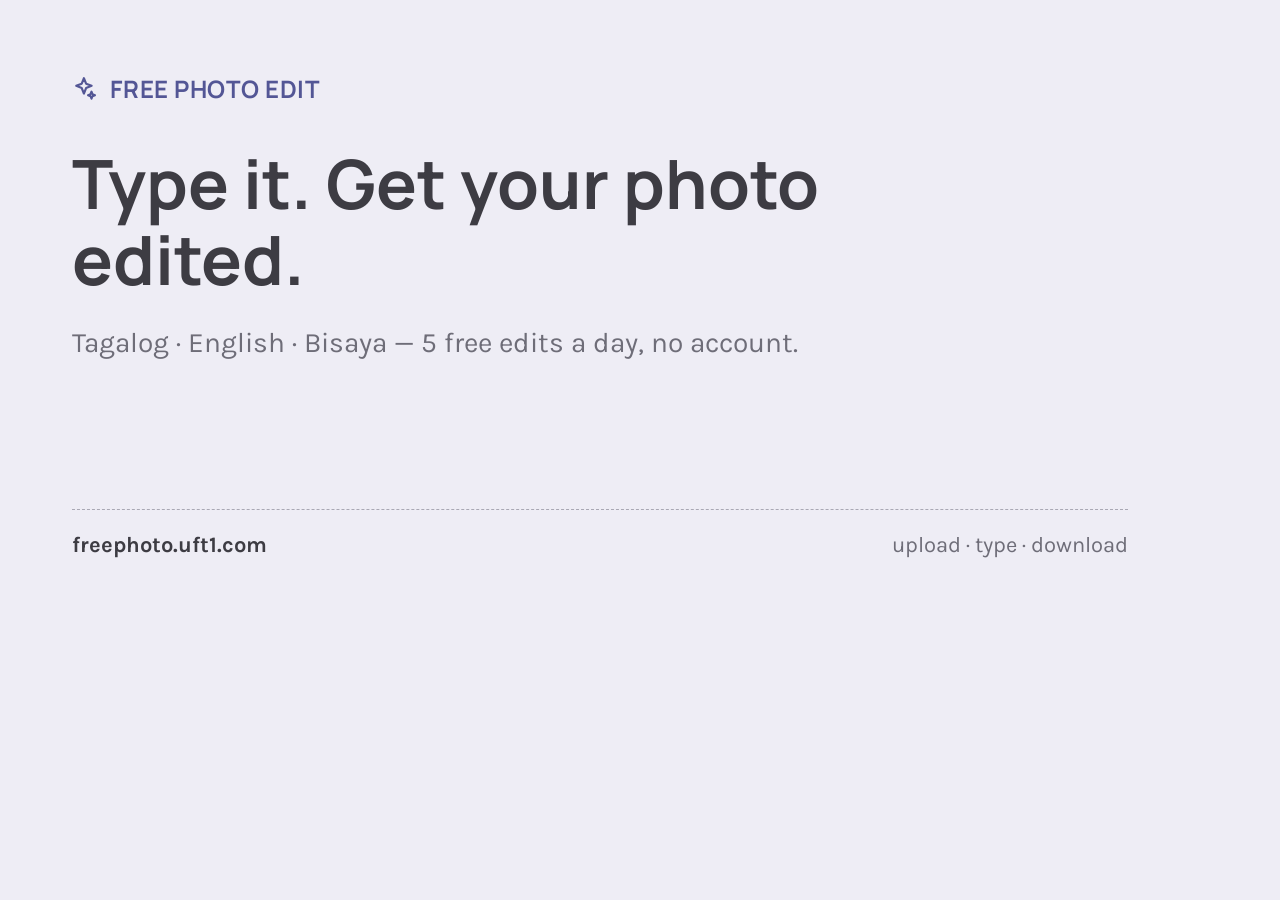
<file: scripts/og-card.html>
<!DOCTYPE html>
<!-- Rendered to web/og-card.png at 1200x630. Not a deployed page. -->
<html lang="en">
<head>
<meta charset="utf-8">
<link rel="preconnect" href="https://fonts.googleapis.com">
<link rel="preconnect" href="https://fonts.gstatic.com" crossorigin>
<link rel="stylesheet" href="https://fonts.googleapis.com/css2?family=Manrope:wght@400;500;700&family=Karla:wght@400;500;700&display=swap">
<style>
  @page { size: 1200px 630px; margin: 0 }
  * { box-sizing: border-box }
  html, body { margin: 0; width: 1200px; height: 630px; overflow: hidden }
  body {
    background: #eeedf5; color: #3d3c43;
    font-family: "Karla", system-ui, sans-serif;
    display: flex; flex-direction: column; padding: 72px;
  }
  .brand { display: flex; align-items: center; gap: 12px; color: #535695;
           font-family: "Manrope", system-ui, sans-serif; font-weight: 700;
           font-size: 24px; letter-spacing: .02em; text-transform: uppercase }
  h1 { font-family: "Manrope", system-ui, sans-serif; font-weight: 700;
       font-size: 68px; line-height: 1.12; margin: 40px 0 0; max-width: 900px }
  p { font-size: 28px; line-height: 1.4; color: #6e6d78; margin: 26px 0 0; max-width: 860px }
  .foot { margin-top: auto; border-top: 1px dashed #a9a8b4; padding-top: 22px;
          display: flex; justify-content: space-between; align-items: baseline; font-size: 22px }
  .foot b { color: #3d3c43 }
  .foot span { color: #6e6d78 }
</style>
</head>
<body>
  <div class="brand">
    <svg width="26" height="26" viewBox="0 0 24 24" fill="none" stroke="#535695" stroke-width="2" stroke-linecap="round" stroke-linejoin="round" aria-hidden="true">
      <path d="M11 2l2 5.1 5.1 2-5.1 2-2 5.1-2-5.1-5.1-2 5.1-2z"/>
      <path d="M18 14.5l.9 2.3 2.3.9-2.3.9-.9 2.3-.9-2.3-2.3-.9 2.3-.9z"/>
    </svg>
    Free Photo Edit
  </div>
  <h1>Type it. Get your photo edited.</h1>
  <p>Tagalog · English · Bisaya — 5 free edits a day, no account.</p>
  <div class="foot">
    <b>freephoto.uft1.com</b>
    <span>upload · type · download</span>
  </div>
</body>
</html>
</file>
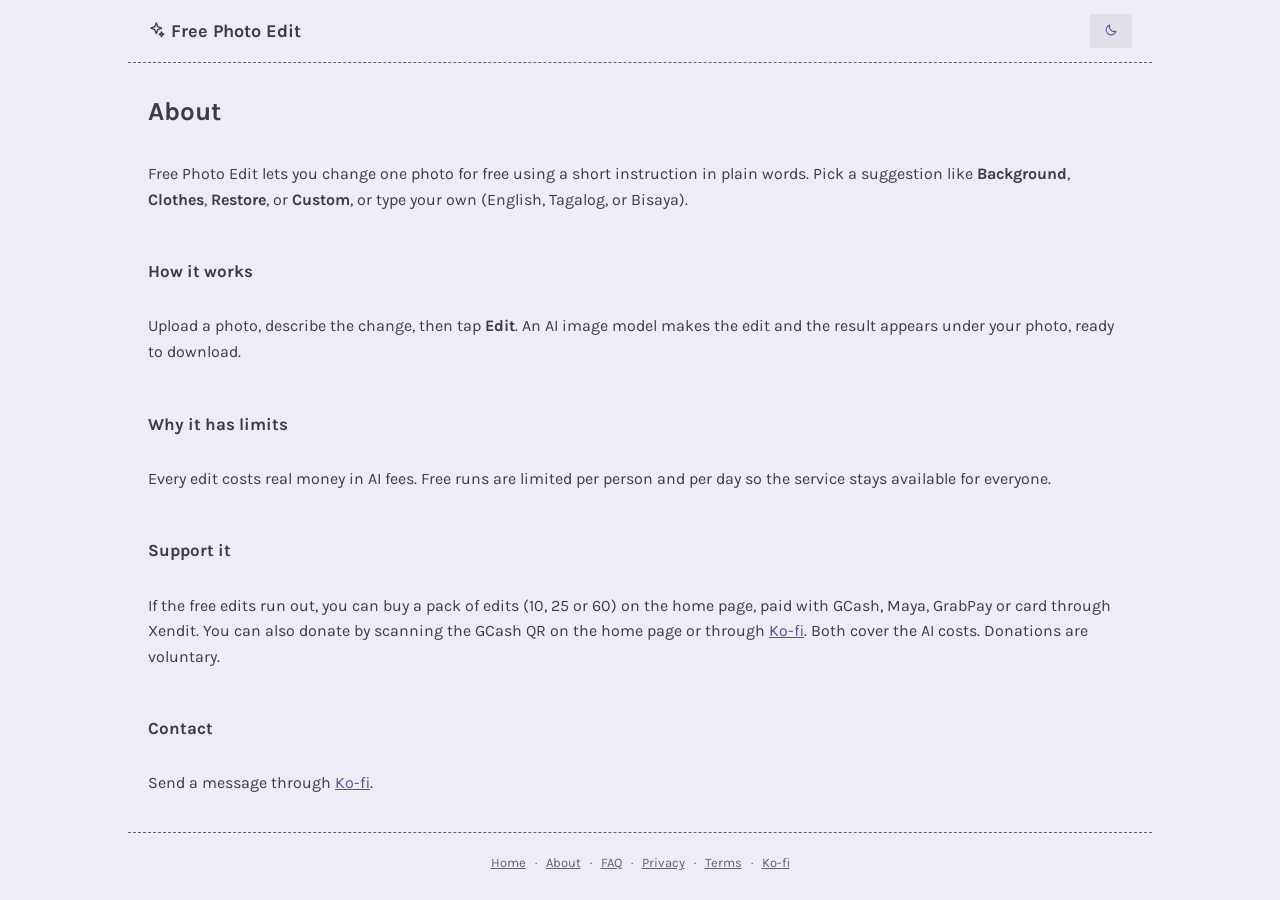
<file: web/about.html>
<!DOCTYPE html>
<html lang="en">
<head>
<meta charset="utf-8">
<meta name="viewport" content="width=device-width, initial-scale=1">
<link rel="icon" href="data:image/svg+xml,%3Csvg xmlns='http://www.w3.org/2000/svg' viewBox='0 0 24 24'%3E%3Cpath fill='%23535695' d='M11 2l2 5.1 5.1 2-5.1 2-2 5.1-2-5.1-5.1-2 5.1-2z'/%3E%3Cpath fill='%23535695' d='M18 14.5l.9 2.3 2.3.9-2.3.9-.9 2.3-.9-2.3-2.3-.9 2.3-.9z'/%3E%3C/svg%3E">
<meta name="api-base" content="">
<title>About — Free Photo Edit</title>
  <meta name="description" content="Free Photo Edit edits any photo from a short instruction in English, Tagalog or Bisaya. 5 free edits a day, no sign up. See how it works.">
  <link rel="canonical" href="https://freephoto.uft1.com/about.html">
<link rel="preconnect" href="https://fonts.googleapis.com">
<link rel="preconnect" href="https://fonts.gstatic.com" crossorigin>
<link rel="stylesheet" href="https://fonts.googleapis.com/css2?family=Manrope:wght@400;500;700&family=Karla:wght@400;500&display=swap">
<link rel="stylesheet" href="site.css?v=8">
<script>try { document.documentElement.dataset.theme = localStorage.getItem("fpe-theme") === "dark" ? "dark" : "light"; } catch (e) { document.documentElement.dataset.theme = "light"; }</script>
</head>
<body>
<header class="site-head">
  <a class="brand" href="index.html"><svg class="ico" aria-hidden="true"><use href="icons.svg#i-sparkles"></use></svg> Free Photo Edit</a>
  <button id="themeBtn" class="dl" type="button" aria-label="Switch to dark theme" title="Switch to dark theme"><svg class="ico" aria-hidden="true"><use href="icons.svg#i-moon"></use></svg></button>
</header>
<main class="page">
  <h1>About</h1>
  <p>Free Photo Edit lets you change one photo for free using a short instruction in plain words. Pick a suggestion like <b>Background</b>, <b>Clothes</b>, <b>Restore</b>, or <b>Custom</b>, or type your own (English, Tagalog, or Bisaya).</p>
  <h2>How it works</h2>
  <p>Upload a photo, describe the change, then tap <b>Edit</b>. An AI image model makes the edit and the result appears under your photo, ready to download.</p>
  <h2>Why it has limits</h2>
  <p>Every edit costs real money in AI fees. Free runs are limited per person and per day so the service stays available for everyone.</p>
  <h2>Support it</h2>
  <p>If the free edits run out, you can buy a pack of edits (10, 25 or 60) on the home page, paid with GCash, Maya, GrabPay or card through Xendit. You can also donate by scanning the GCash QR on the home page or through <a href="https://ko-fi.com/twe222" target="_blank" rel="noopener">Ko-fi</a>. Both cover the AI costs. Donations are voluntary.</p>
  <h2>Contact</h2>
  <p>Send a message through <a href="https://ko-fi.com/twe222" target="_blank" rel="noopener">Ko-fi</a>.</p>
</main>
<footer class="site-foot">
  <a href="index.html">Home</a> · <a href="about.html">About</a> · <a href="faq.html">FAQ</a> · <a href="privacy.html">Privacy</a> · <a href="terms.html">Terms</a> · <a href="https://ko-fi.com/twe222" target="_blank" rel="noopener">Ko-fi</a>
</footer>
<script src="site.js?v=6" defer></script>
</body>
</html>
</file>
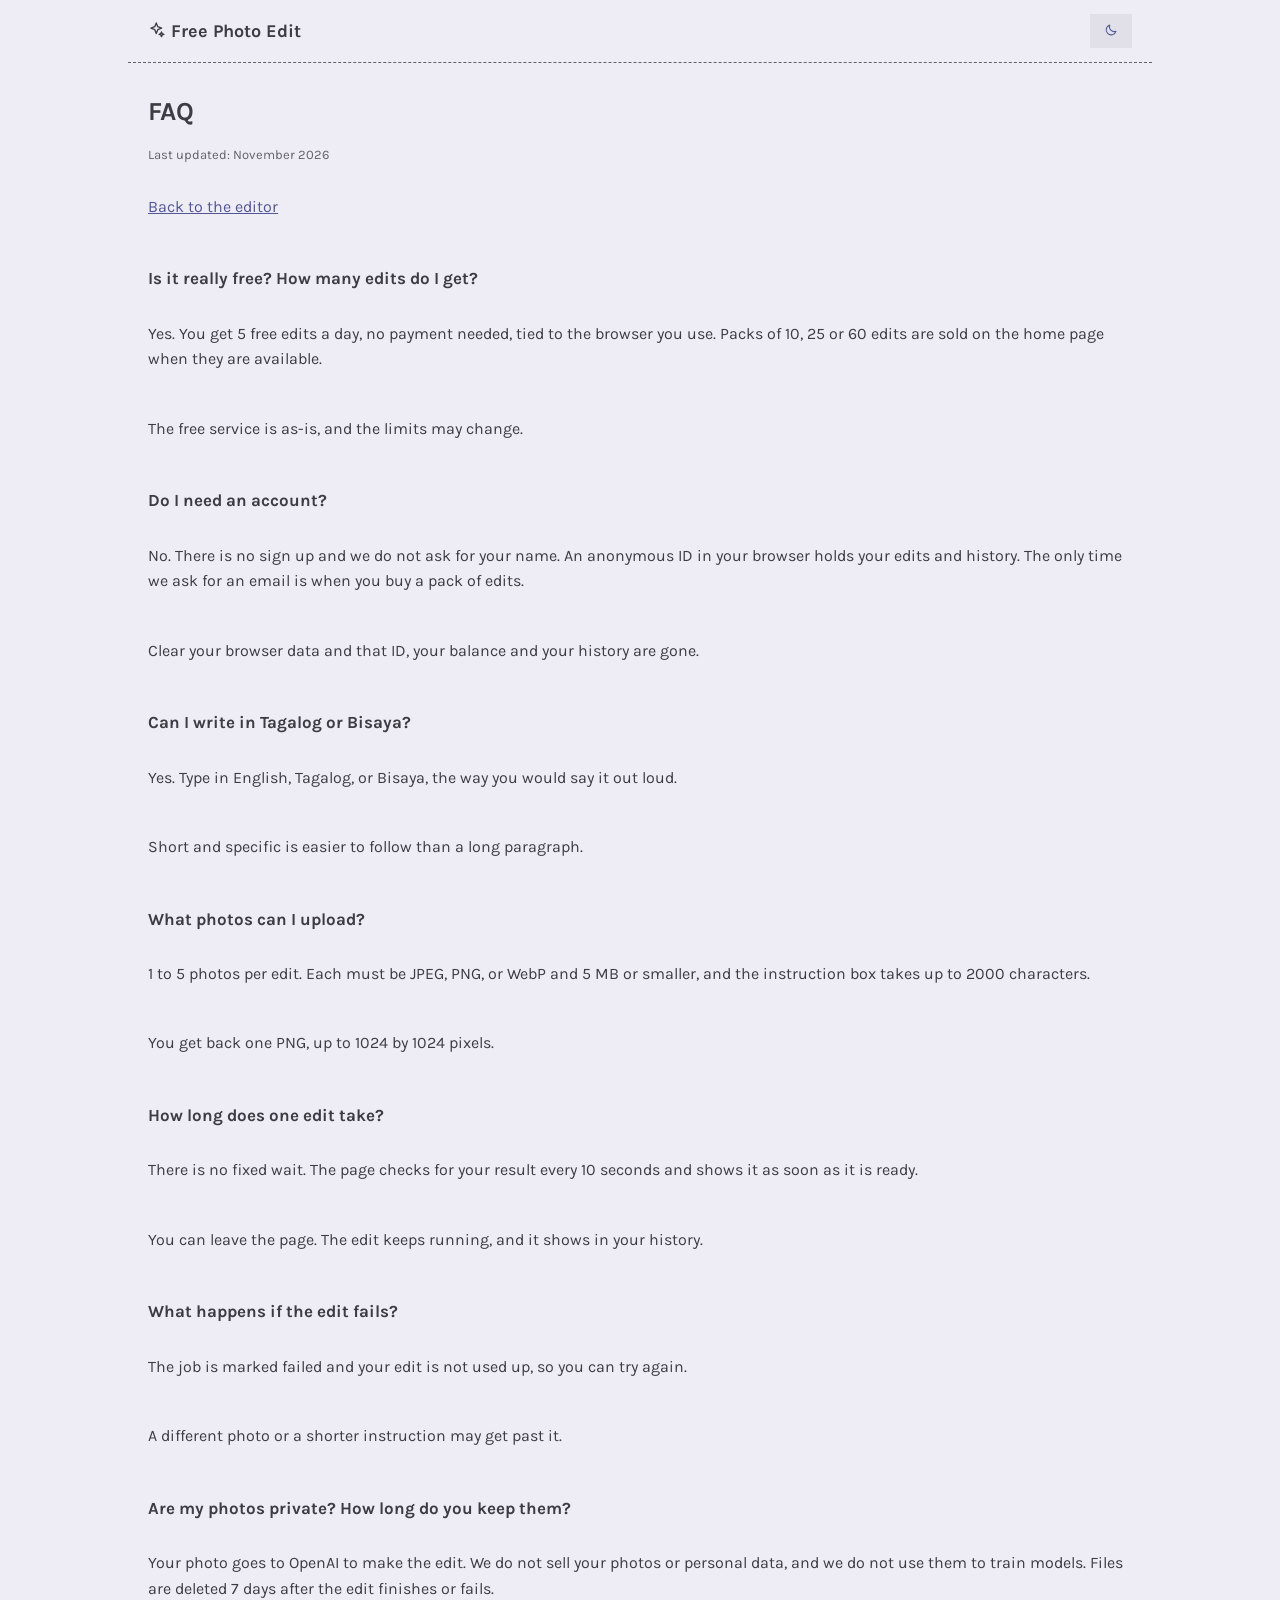
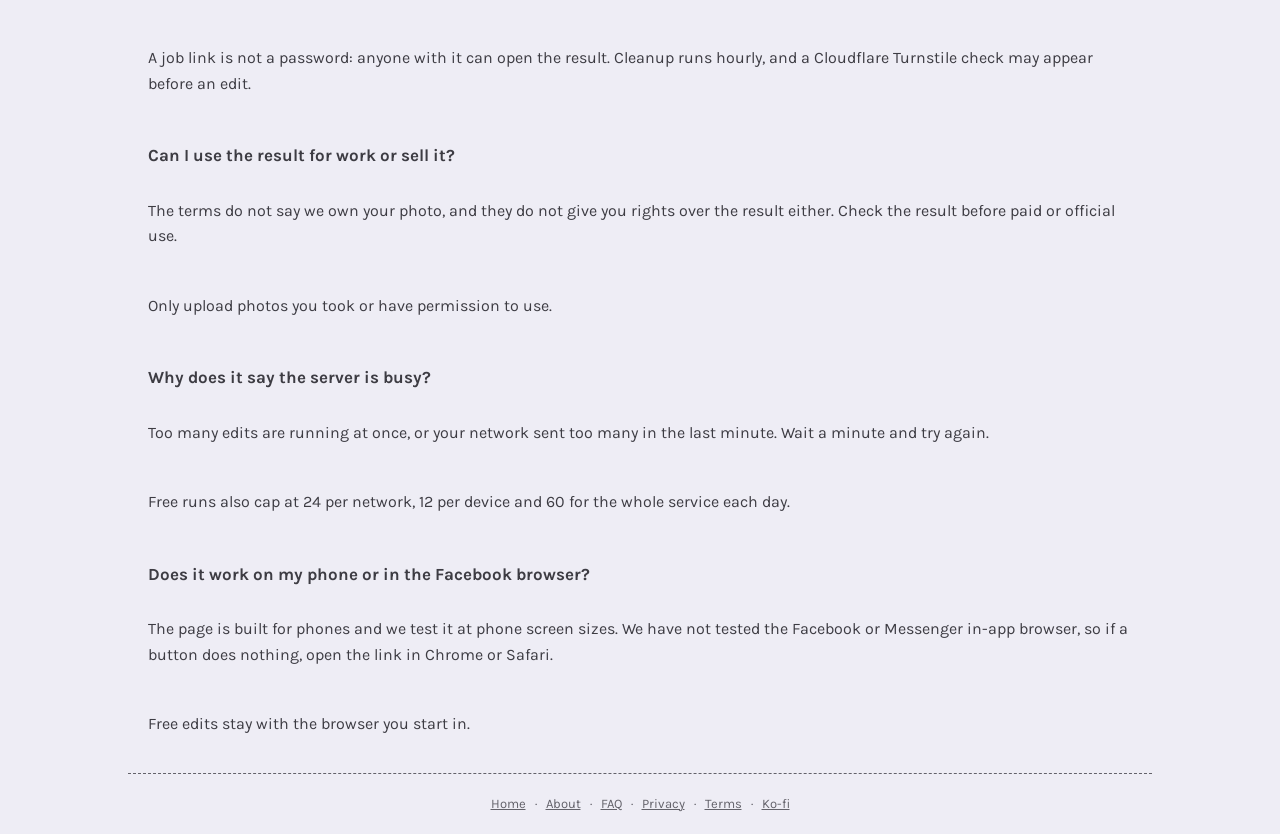
<file: web/faq.html>
<!DOCTYPE html>
<html lang="en">
<head>
<meta charset="utf-8">
<meta name="viewport" content="width=device-width, initial-scale=1">
<link rel="icon" href="data:image/svg+xml,%3Csvg xmlns='http://www.w3.org/2000/svg' viewBox='0 0 24 24'%3E%3Cpath fill='%23535695' d='M11 2l2 5.1 5.1 2-5.1 2-2 5.1-2-5.1-5.1-2 5.1-2z'/%3E%3Cpath fill='%23535695' d='M18 14.5l.9 2.3 2.3.9-2.3.9-.9 2.3-.9-2.3-2.3-.9 2.3-.9z'/%3E%3C/svg%3E">
<meta name="api-base" content="">
<title>FAQ — Free Photo Edit</title>
  <link rel="canonical" href="https://freephoto.uft1.com/faq.html">
<meta name="description" content="Answers about free edits, languages, photo limits, privacy and what happens when an edit fails.">
<link rel="preconnect" href="https://fonts.googleapis.com">
<link rel="preconnect" href="https://fonts.gstatic.com" crossorigin>
<link rel="stylesheet" href="https://fonts.googleapis.com/css2?family=Manrope:wght@400;500;700&family=Karla:wght@400;500&display=swap">
<link rel="stylesheet" href="site.css?v=8">
<script>try { document.documentElement.dataset.theme = localStorage.getItem("fpe-theme") === "dark" ? "dark" : "light"; } catch (e) { document.documentElement.dataset.theme = "light"; }</script>
<script type="application/ld+json">
{
  "@context": "https://schema.org",
  "@type": "FAQPage",
  "mainEntity": [
    {
      "@type": "Question",
      "name": "Is it really free? How many edits do I get?",
      "acceptedAnswer": {
        "@type": "Answer",
        "text": "Yes. You get 5 free edits a day, no payment needed, tied to the browser you use. Packs of 10, 25 or 60 edits are sold on the home page when they are available. The free service is as-is, and the limits may change."
      }
    },
    {
      "@type": "Question",
      "name": "Do I need an account?",
      "acceptedAnswer": {
        "@type": "Answer",
        "text": "No. There is no sign up and we do not ask for your name. An anonymous ID in your browser holds your edits and history. The only time we ask for an email is when you buy a pack of edits. Clear your browser data and that ID, your balance and your history are gone."
      }
    },
    {
      "@type": "Question",
      "name": "Can I write in Tagalog or Bisaya?",
      "acceptedAnswer": {
        "@type": "Answer",
        "text": "Yes. Type in English, Tagalog, or Bisaya, the way you would say it out loud. Short and specific is easier to follow than a long paragraph."
      }
    },
    {
      "@type": "Question",
      "name": "What photos can I upload?",
      "acceptedAnswer": {
        "@type": "Answer",
        "text": "1 to 5 photos per edit. Each must be JPEG, PNG, or WebP and 5 MB or smaller, and the instruction box takes up to 2000 characters. You get back one PNG, up to 1024 by 1024 pixels."
      }
    },
    {
      "@type": "Question",
      "name": "How long does one edit take?",
      "acceptedAnswer": {
        "@type": "Answer",
        "text": "There is no fixed wait. The page checks for your result every 10 seconds and shows it as soon as it is ready. You can leave the page. The edit keeps running, and it shows in your history."
      }
    },
    {
      "@type": "Question",
      "name": "What happens if the edit fails?",
      "acceptedAnswer": {
        "@type": "Answer",
        "text": "The job is marked failed and your edit is not used up, so you can try again. A different photo or a shorter instruction may get past it."
      }
    },
    {
      "@type": "Question",
      "name": "Are my photos private? How long do you keep them?",
      "acceptedAnswer": {
        "@type": "Answer",
        "text": "Your photo goes to OpenAI to make the edit. We do not sell your photos or personal data, and we do not use them to train models. Files are deleted 7 days after the edit finishes or fails. A job link is not a password: anyone with it can open the result. Cleanup runs hourly, and a Cloudflare Turnstile check may appear before an edit."
      }
    },
    {
      "@type": "Question",
      "name": "Can I use the result for work or sell it?",
      "acceptedAnswer": {
        "@type": "Answer",
        "text": "The terms do not say we own your photo, and they do not give you rights over the result either. Check the result before paid or official use. Only upload photos you took or have permission to use."
      }
    },
    {
      "@type": "Question",
      "name": "Why does it say the server is busy?",
      "acceptedAnswer": {
        "@type": "Answer",
        "text": "Too many edits are running at once, or your network sent too many in the last minute. Wait a minute and try again. Free runs also cap at 24 per network, 12 per device and 60 for the whole service each day."
      }
    },
    {
      "@type": "Question",
      "name": "Does it work on my phone or in the Facebook browser?",
      "acceptedAnswer": {
        "@type": "Answer",
        "text": "The page is built for phones and we test it at phone screen sizes. We have not tested the Facebook or Messenger in-app browser, so if a button does nothing, open the link in Chrome or Safari. Free edits stay with the browser you start in."
      }
    }
  ]
}
</script>
</head>
<body>
<header class="site-head">
  <a class="brand" href="index.html"><svg class="ico" aria-hidden="true"><use href="icons.svg#i-sparkles"></use></svg> Free Photo Edit</a>
  <button id="themeBtn" class="dl" type="button" aria-label="Switch to dark theme" title="Switch to dark theme"><svg class="ico" aria-hidden="true"><use href="icons.svg#i-moon"></use></svg></button>
</header>
<main class="page">
  <h1>FAQ</h1>
  <p class="updated">Last updated: November 2026</p>
  <p><a href="index.html">Back to the editor</a></p>

  <h2>Is it really free? How many edits do I get?</h2>
  <p>Yes. You get 5 free edits a day, no payment needed, tied to the browser you use. Packs of 10, 25 or 60 edits are sold on the home page when they are available.</p>
  <p>The free service is as-is, and the limits may change.</p>

  <h2>Do I need an account?</h2>
  <p>No. There is no sign up and we do not ask for your name. An anonymous ID in your browser holds your edits and history. The only time we ask for an email is when you buy a pack of edits.</p>
  <p>Clear your browser data and that ID, your balance and your history are gone.</p>

  <h2>Can I write in Tagalog or Bisaya?</h2>
  <p>Yes. Type in English, Tagalog, or Bisaya, the way you would say it out loud.</p>
  <p>Short and specific is easier to follow than a long paragraph.</p>

  <h2>What photos can I upload?</h2>
  <p>1 to 5 photos per edit. Each must be JPEG, PNG, or WebP and 5 MB or smaller, and the instruction box takes up to 2000 characters.</p>
  <p>You get back one PNG, up to 1024 by 1024 pixels.</p>

  <h2>How long does one edit take?</h2>
  <p>There is no fixed wait. The page checks for your result every 10 seconds and shows it as soon as it is ready.</p>
  <p>You can leave the page. The edit keeps running, and it shows in your history.</p>

  <h2>What happens if the edit fails?</h2>
  <p>The job is marked failed and your edit is not used up, so you can try again.</p>
  <p>A different photo or a shorter instruction may get past it.</p>

  <h2>Are my photos private? How long do you keep them?</h2>
  <p>Your photo goes to OpenAI to make the edit. We do not sell your photos or personal data, and we do not use them to train models. Files are deleted 7 days after the edit finishes or fails.</p>
  <p>A job link is not a password: anyone with it can open the result. Cleanup runs hourly, and a Cloudflare Turnstile check may appear before an edit.</p>

  <h2>Can I use the result for work or sell it?</h2>
  <p>The terms do not say we own your photo, and they do not give you rights over the result either. Check the result before paid or official use.</p>
  <p>Only upload photos you took or have permission to use.</p>

  <h2>Why does it say the server is busy?</h2>
  <p>Too many edits are running at once, or your network sent too many in the last minute. Wait a minute and try again.</p>
  <p>Free runs also cap at 24 per network, 12 per device and 60 for the whole service each day.</p>

  <h2>Does it work on my phone or in the Facebook browser?</h2>
  <p>The page is built for phones and we test it at phone screen sizes. We have not tested the Facebook or Messenger in-app browser, so if a button does nothing, open the link in Chrome or Safari.</p>
  <p>Free edits stay with the browser you start in.</p>
</main>
<footer class="site-foot">
  <a href="index.html">Home</a> · <a href="about.html">About</a> · <a href="faq.html">FAQ</a> · <a href="privacy.html">Privacy</a> · <a href="terms.html">Terms</a> · <a href="https://ko-fi.com/twe222" target="_blank" rel="noopener">Ko-fi</a>
</footer>
<script src="site.js?v=6" defer></script>
</body>
</html>
</file>
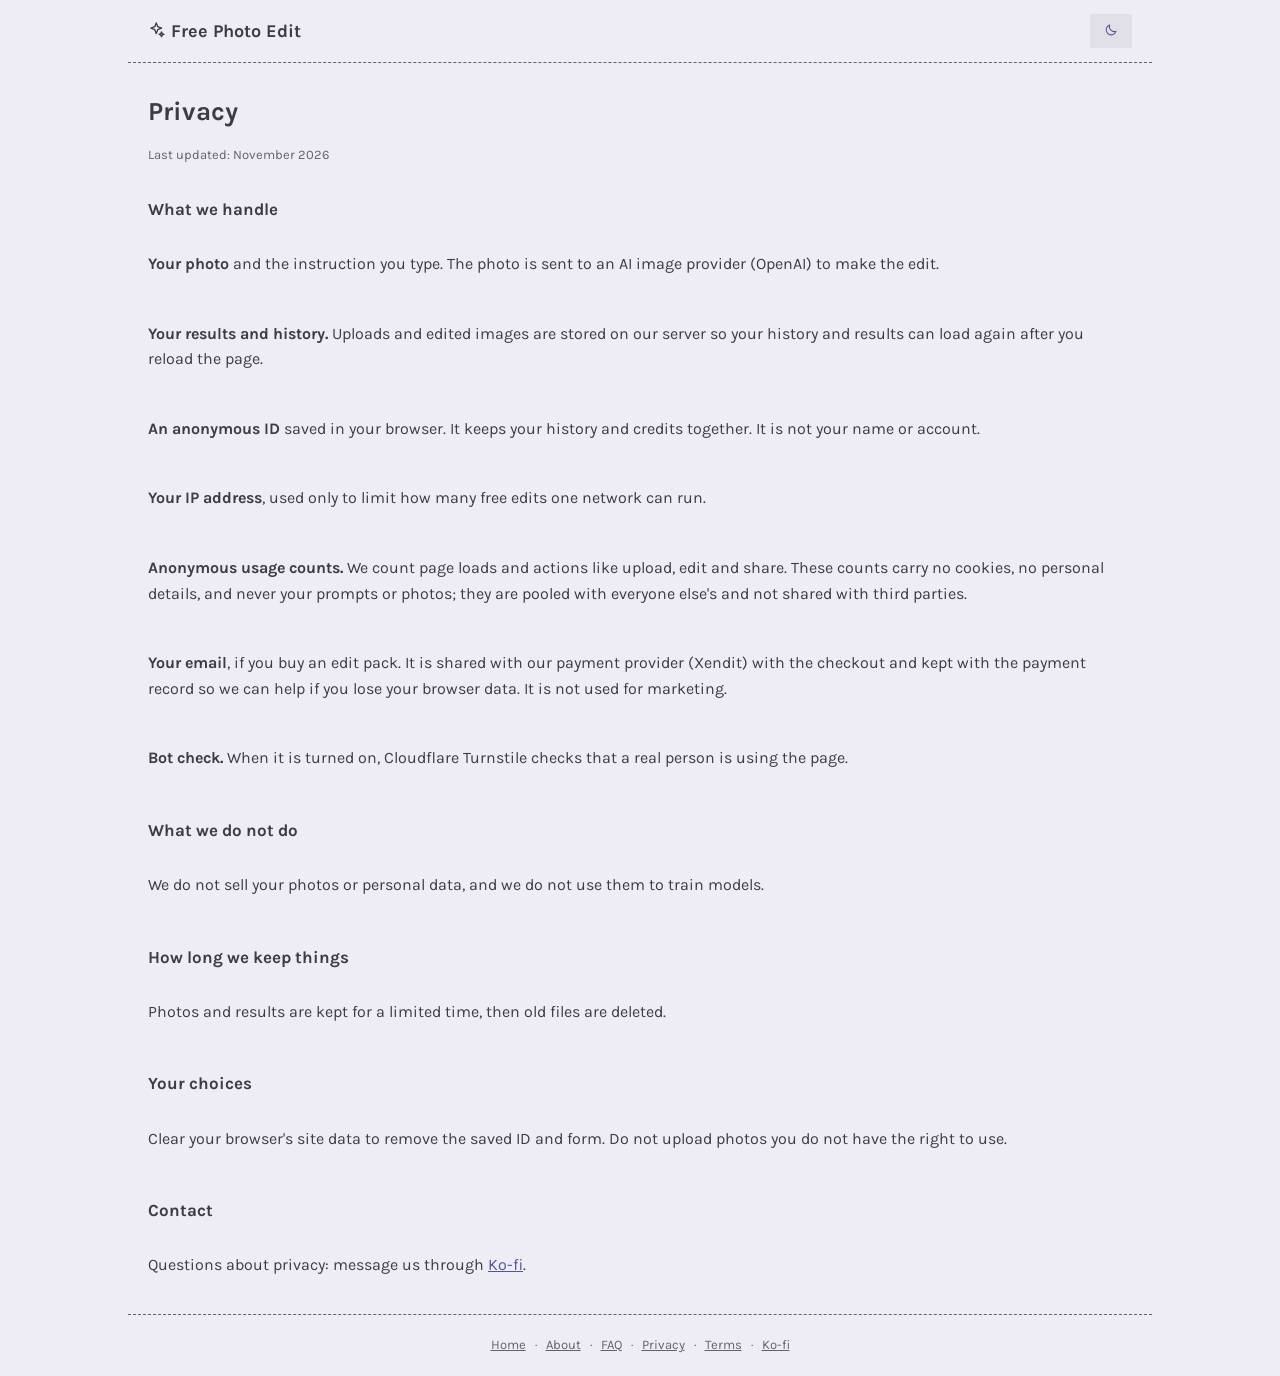
<file: web/privacy.html>
<!DOCTYPE html>
<html lang="en">
<head>
<meta charset="utf-8">
<meta name="viewport" content="width=device-width, initial-scale=1">
<link rel="icon" href="data:image/svg+xml,%3Csvg xmlns='http://www.w3.org/2000/svg' viewBox='0 0 24 24'%3E%3Cpath fill='%23535695' d='M11 2l2 5.1 5.1 2-5.1 2-2 5.1-2-5.1-5.1-2 5.1-2z'/%3E%3Cpath fill='%23535695' d='M18 14.5l.9 2.3 2.3.9-2.3.9-.9 2.3-.9-2.3-2.3-.9 2.3-.9z'/%3E%3C/svg%3E">
<meta name="api-base" content="">
<title>Privacy — Free Photo Edit</title>
  <meta name="description" content="How Free Photo Edit handles your photos, your anonymous browser ID, your IP and email, and how long files are kept.">
  <link rel="canonical" href="https://freephoto.uft1.com/privacy.html">
<link rel="preconnect" href="https://fonts.googleapis.com">
<link rel="preconnect" href="https://fonts.gstatic.com" crossorigin>
<link rel="stylesheet" href="https://fonts.googleapis.com/css2?family=Manrope:wght@400;500;700&family=Karla:wght@400;500&display=swap">
<link rel="stylesheet" href="site.css?v=8">
<script>try { document.documentElement.dataset.theme = localStorage.getItem("fpe-theme") === "dark" ? "dark" : "light"; } catch (e) { document.documentElement.dataset.theme = "light"; }</script>
</head>
<body>
<header class="site-head">
  <a class="brand" href="index.html"><svg class="ico" aria-hidden="true"><use href="icons.svg#i-sparkles"></use></svg> Free Photo Edit</a>
  <button id="themeBtn" class="dl" type="button" aria-label="Switch to dark theme" title="Switch to dark theme"><svg class="ico" aria-hidden="true"><use href="icons.svg#i-moon"></use></svg></button>
</header>
<main class="page">
  <h1>Privacy</h1>
  <p class="updated">Last updated: November 2026</p>
  <h2>What we handle</h2>
  <p><b>Your photo</b> and the instruction you type. The photo is sent to an AI image provider (OpenAI) to make the edit.</p>
  <p><b>Your results and history.</b> Uploads and edited images are stored on our server so your history and results can load again after you reload the page.</p>
  <p><b>An anonymous ID</b> saved in your browser. It keeps your history and credits together. It is not your name or account.</p>
  <p><b>Your IP address</b>, used only to limit how many free edits one network can run.</p>
  <p><b>Anonymous usage counts.</b> We count page loads and actions like upload, edit and share. These counts carry no cookies, no personal details, and never your prompts or photos; they are pooled with everyone else's and not shared with third parties.</p>
  <p><b>Your email</b>, if you buy an edit pack. It is shared with our payment provider (Xendit) with the checkout and kept with the payment record so we can help if you lose your browser data. It is not used for marketing.</p>
  <p><b>Bot check.</b> When it is turned on, Cloudflare Turnstile checks that a real person is using the page.</p>
  <h2>What we do not do</h2>
  <p>We do not sell your photos or personal data, and we do not use them to train models.</p>
  <h2>How long we keep things</h2>
  <p>Photos and results are kept for a limited time, then old files are deleted.</p>
  <h2>Your choices</h2>
  <p>Clear your browser's site data to remove the saved ID and form. Do not upload photos you do not have the right to use.</p>
  <h2>Contact</h2>
  <p>Questions about privacy: message us through <a href="https://ko-fi.com/twe222" target="_blank" rel="noopener">Ko-fi</a>.</p>
</main>
<footer class="site-foot">
  <a href="index.html">Home</a> · <a href="about.html">About</a> · <a href="faq.html">FAQ</a> · <a href="privacy.html">Privacy</a> · <a href="terms.html">Terms</a> · <a href="https://ko-fi.com/twe222" target="_blank" rel="noopener">Ko-fi</a>
</footer>
<script src="site.js?v=6" defer></script>
</body>
</html>
</file>
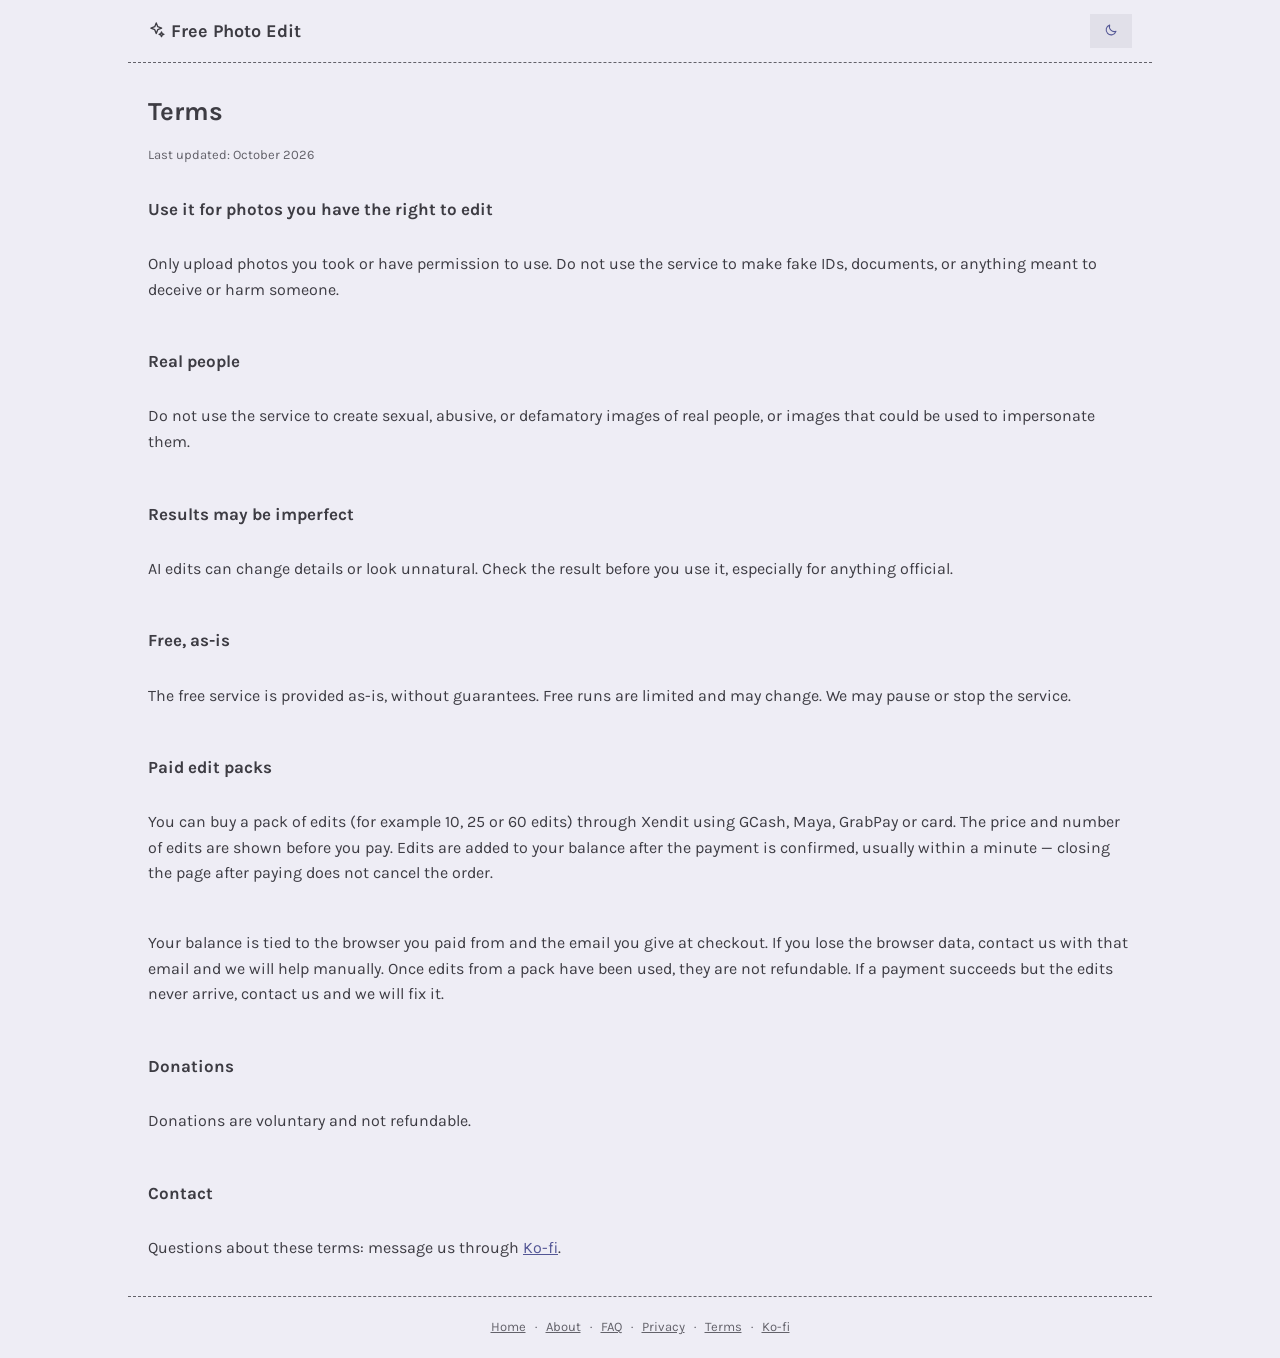
<file: web/terms.html>
<!DOCTYPE html>
<html lang="en">
<head>
<meta charset="utf-8">
<meta name="viewport" content="width=device-width, initial-scale=1">
<link rel="icon" href="data:image/svg+xml,%3Csvg xmlns='http://www.w3.org/2000/svg' viewBox='0 0 24 24'%3E%3Cpath fill='%23535695' d='M11 2l2 5.1 5.1 2-5.1 2-2 5.1-2-5.1-5.1-2 5.1-2z'/%3E%3Cpath fill='%23535695' d='M18 14.5l.9 2.3 2.3.9-2.3.9-.9 2.3-.9-2.3-2.3-.9 2.3-.9z'/%3E%3C/svg%3E">
<meta name="api-base" content="">
<title>Terms — Free Photo Edit</title>
  <meta name="description" content="Terms of use for Free Photo Edit: upload only photos you own, results may be imperfect, free and paid edit packs.">
  <link rel="canonical" href="https://freephoto.uft1.com/terms.html">
<link rel="preconnect" href="https://fonts.googleapis.com">
<link rel="preconnect" href="https://fonts.gstatic.com" crossorigin>
<link rel="stylesheet" href="https://fonts.googleapis.com/css2?family=Manrope:wght@400;500;700&family=Karla:wght@400;500&display=swap">
<link rel="stylesheet" href="site.css?v=8">
<script>try { document.documentElement.dataset.theme = localStorage.getItem("fpe-theme") === "dark" ? "dark" : "light"; } catch (e) { document.documentElement.dataset.theme = "light"; }</script>
</head>
<body>
<header class="site-head">
  <a class="brand" href="index.html"><svg class="ico" aria-hidden="true"><use href="icons.svg#i-sparkles"></use></svg> Free Photo Edit</a>
  <button id="themeBtn" class="dl" type="button" aria-label="Switch to dark theme" title="Switch to dark theme"><svg class="ico" aria-hidden="true"><use href="icons.svg#i-moon"></use></svg></button>
</header>
<main class="page">
  <h1>Terms</h1>
  <p class="updated">Last updated: October 2026</p>
  <h2>Use it for photos you have the right to edit</h2>
  <p>Only upload photos you took or have permission to use. Do not use the service to make fake IDs, documents, or anything meant to deceive or harm someone.</p>
  <h2>Real people</h2>
  <p>Do not use the service to create sexual, abusive, or defamatory images of real people, or images that could be used to impersonate them.</p>
  <h2>Results may be imperfect</h2>
  <p>AI edits can change details or look unnatural. Check the result before you use it, especially for anything official.</p>
  <h2>Free, as-is</h2>
  <p>The free service is provided as-is, without guarantees. Free runs are limited and may change. We may pause or stop the service.</p>
  <h2>Paid edit packs</h2>
  <p>You can buy a pack of edits (for example 10, 25 or 60 edits) through Xendit using GCash, Maya, GrabPay or card. The price and number of edits are shown before you pay. Edits are added to your balance after the payment is confirmed, usually within a minute — closing the page after paying does not cancel the order.</p>
  <p>Your balance is tied to the browser you paid from and the email you give at checkout. If you lose the browser data, contact us with that email and we will help manually. Once edits from a pack have been used, they are not refundable. If a payment succeeds but the edits never arrive, contact us and we will fix it.</p>
  <h2>Donations</h2>
  <p>Donations are voluntary and not refundable.</p>
  <h2>Contact</h2>
  <p>Questions about these terms: message us through <a href="https://ko-fi.com/twe222" target="_blank" rel="noopener">Ko-fi</a>.</p>
</main>
<footer class="site-foot">
  <a href="index.html">Home</a> · <a href="about.html">About</a> · <a href="faq.html">FAQ</a> · <a href="privacy.html">Privacy</a> · <a href="terms.html">Terms</a> · <a href="https://ko-fi.com/twe222" target="_blank" rel="noopener">Ko-fi</a>
</footer>
<script src="site.js?v=6" defer></script>
</body>
</html>
</file>
<file: web/site.css>
@import url("tokens.css?v=3");

* { box-sizing:border-box }
body { margin:0; background:var(--bg); color:var(--ink); font:16px/1.6 var(--font-text); }
a { color:var(--link) }
::placeholder { color:var(--placeholder); opacity:1 }
.site-head { display:flex; align-items:center; gap:12px; padding:14px 20px; max-width:1024px; margin:0 auto; width:100%; border-bottom:1px dashed var(--ink-muted) }
.site-head .brand { font-size:18px; font-weight:700; color:var(--ink); text-decoration:none; margin-right:auto }
.site-foot { max-width:1024px; margin:0 auto; padding:20px; color:var(--muted); font-size:13px; text-align:center; border-top:1px dashed var(--ink-muted) }
.site-foot a { color:var(--muted); margin:0 6px }
.page { max-width:1024px; margin:0 auto; padding:20px; display:grid; gap:12px }
.page h1 { font-size:26px; margin:8px 0 0 }
.page h2 { font-size:17px; margin:18px 0 0 }
.page p, .page li { color:var(--ink) }
.page .updated { color:var(--muted); font-size:13px; margin:0 }
#themeBtn { background:var(--paper-alt); color:var(--link); border:0; border-radius:0px; padding:6px 14px; cursor:pointer; font:inherit; font-size:14px }
.ico { width:1em; height:1em; display:inline-block; vertical-align:-0.125em; flex:none }
a:focus-visible, button:focus-visible { outline:3px solid var(--link); outline-offset:3px }
</file>
